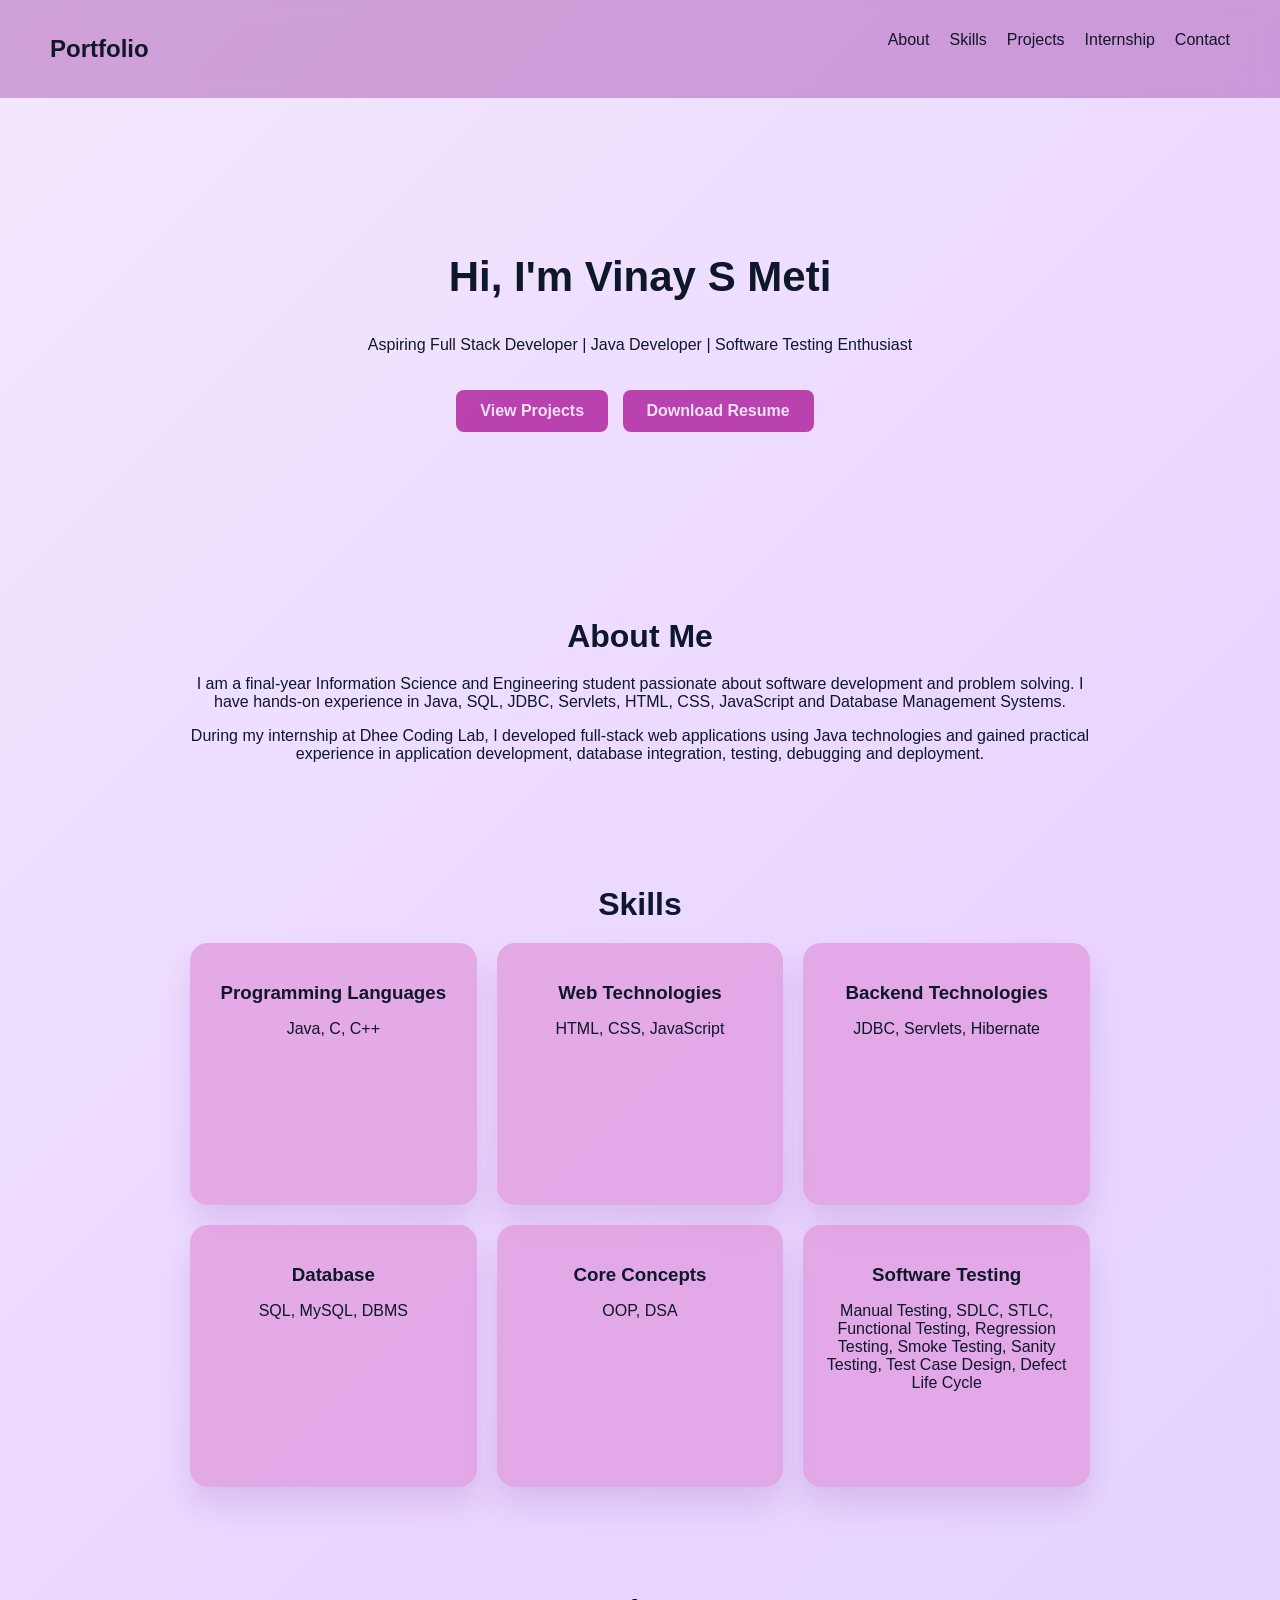
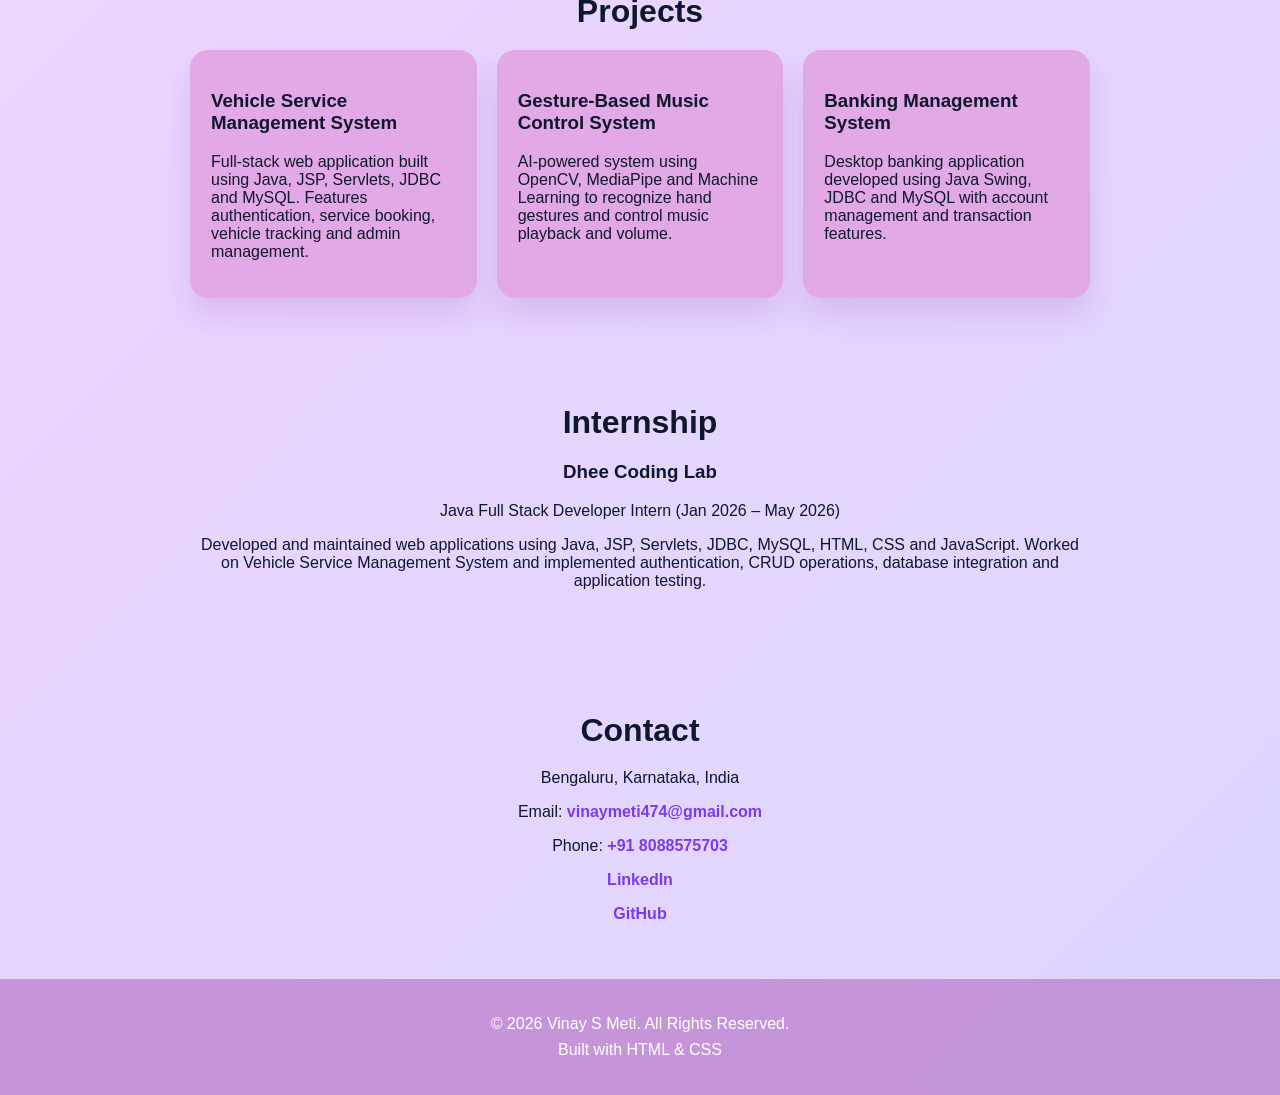
<file: index.html>
<!DOCTYPE html>
<html lang="en">
<head>
    <meta charset="UTF-8">
    <meta name="viewport" content="width=device-width, initial-scale=1.0">
    <title>Vinay S Meti | Portfolio</title>
    <link rel="stylesheet" href="style.css">
</head>
<body>

    <!-- NAVBAR -->
    <nav>
        <h2>Portfolio</h2>
        <ul>
            <li><a href="#about">About</a></li>
            <li><a href="#skills">Skills</a></li>
            <li><a href="#projects">Projects</a></li>
            <li><a href="#internship">Internship</a></li>
            <li><a href="#contact">Contact</a></li>
        </ul>
    </nav>

    <!-- HERO SECTION -->
    <section class="hero">
        <h1>Hi, I'm Vinay S Meti</h1>

      <p>
    Aspiring Full Stack Developer |
    Java Developer |
    Software Testing Enthusiast
</p>
        <a href="#projects" class="btn">
            View Projects
        </a>

        <a href="Resume.pdf" class="btn" download>
            Download Resume
        </a>
    </section>

    <!-- ABOUT -->
    <section id="about">
        <h2>About Me</h2>

        <p>
            I am a final-year Information Science and Engineering student
            passionate about software development and problem solving.
            I have hands-on experience in Java, SQL, JDBC, Servlets,
            HTML, CSS, JavaScript and Database Management Systems.
        </p>

        <p>
            During my internship at Dhee Coding Lab, I developed full-stack
            web applications using Java technologies and gained practical
            experience in application development, database integration,
            testing, debugging and deployment.
        </p>
    </section>

    <!-- SKILLS -->
  
<section id="skills">
    <h2>Skills</h2>

    <div class="projects-container">

        <div class="card">
            <h3>Programming Languages</h3>
            <p>Java, C, C++</p>
        </div>

        <div class="card">
            <h3>Web Technologies</h3>
            <p>HTML, CSS, JavaScript</p>
        </div>

        <div class="card">
            <h3>Backend Technologies</h3>
            <p>JDBC, Servlets, Hibernate</p>
        </div>

        <div class="card">
            <h3>Database</h3>
            <p>SQL, MySQL, DBMS</p>
        </div>

        <div class="card">
            <h3>Core Concepts</h3>
            <p>OOP, DSA</p>
        </div>

        <div class="card">
            <h3>Software Testing</h3>
            <p>
                Manual Testing, SDLC, STLC,
                Functional Testing,
                Regression Testing,
                Smoke Testing,
                Sanity Testing,
                Test Case Design,
                Defect Life Cycle
            </p>
        </div>

    </div>
</section>

    <!-- PROJECTS -->
    <section id="projects">
        <h2>Projects</h2>

        <div class="projects-container">

            <div class="card">
                <h3>Vehicle Service Management System</h3>

                <p>
                    Full-stack web application built using Java, JSP,
                    Servlets, JDBC and MySQL. Features authentication,
                    service booking, vehicle tracking and admin management.
                </p>

               
            </div>

            <div class="card">
                <h3>Gesture-Based Music Control System</h3>

                <p>
                    AI-powered system using OpenCV, MediaPipe and
                    Machine Learning to recognize hand gestures
                    and control music playback and volume.
                </p>

               
            </div>

            <div class="card">
                <h3>Banking Management System</h3>

                <p>
                    Desktop banking application developed using
                    Java Swing, JDBC and MySQL with account
                    management and transaction features.
                </p>

                
            </div>

        </div>
    </section>

    <!-- INTERNSHIP -->
    <section id="internship">
        <h2>Internship</h2>

        <h3>Dhee Coding Lab</h3>

        <p>
            Java Full Stack Developer Intern
            (Jan 2026 – May 2026)
        </p>

        <p>
            Developed and maintained web applications using Java,
            JSP, Servlets, JDBC, MySQL, HTML, CSS and JavaScript.
            Worked on Vehicle Service Management System and
            implemented authentication, CRUD operations,
            database integration and application testing.
        </p>
    </section>

    <!-- CONTACT -->
    <section id="contact">
        <h2>Contact</h2>

        <p>Bengaluru, Karnataka, India</p>

        <p>
            Email:
            <a href="mailto:vinaymeti474@gmail.com">
                vinaymeti474@gmail.com
            </a>
        </p>

        <p>
            Phone:
            <a href="tel:+918088575703">
                +91 8088575703
            </a>
        </p>

        <p>
            <a href="https://www.linkedin.com/in/YOUR-LINKEDIN-ID"
               target="_blank">
                LinkedIn
            </a>
        </p>

        <p>
            <a href="https://github.com/YOUR-GITHUB-ID"
               target="_blank">
                GitHub
            </a>
        </p>
    </section>

    <!-- FOOTER -->
    <footer class="footer">
        <p>© 2026 Vinay S Meti. All Rights Reserved.</p>
        <p>Built with HTML & CSS</p>
    </footer>

</body>
</html>
</file>
<file: style.css>
body {
    font-family: Arial, sans-serif;
    margin: 0;
    background: linear-gradient(
        135deg,
        #f3e8ff,
        #e9d5ff,
        #ddd6fe
    );
    color:#0f172a;
}

html {
    scroll-behavior: smooth;
}

/* Navbar */
nav {
    display: flex;
    justify-content: space-between;
    padding: 15px 50px;
    background: #85098750;

    position: sticky;
    top: 0;
    z-index: 1000;
    backdrop-filter: blur(10px);
}

nav ul {
    display: flex;
    list-style: none;
    gap: 20px;
}

nav a {
    color: #0f172a;
    text-decoration: none;
    font-weight: 350;
}

/* Center all sections */
section {
    padding: 40px 20px;
    text-align: center;
    max-width: 900px;
    margin: auto;
}
section h2 {
    font-size: 32px;
    margin-bottom: 20px;
}

/* Hero */
.hero {
    text-align: center;
    padding: 120px 20px;
}
.hero p {
    font-weight: 520;
}
.hero h1 {
    font-size: 42px;
}

.btn {
    display: inline-block;
    padding: 12px 24px;
    background: #b83baaf3;
    color: #f3e1fa;
    margin-top: 20px;
    margin-right: 10px;
    text-decoration: none;
    border-radius: 8px;
    font-weight: 600;
    transition: 0.3s;
}

.btn:hover {
    transform: translateY(-3px);
    box-shadow: 0 10px 20px rgba(0,0,0,0.15);
}

/* Skills */
.skills {
    display: flex;
    flex-direction: column;
    gap: 16px;
    max-width: 900px;
    margin: 0 auto;
    padding: 0 10px;
}

.skills-row {
    display: flex;
    justify-content: space-between;
    align-items: center;
    gap: 16px;
    flex-wrap: wrap;
}

.skills-row-bottom {
    width: 86%;
    margin: 0 auto;
}

.skills span {
    background: hsla(304, 56%, 73%, 0.692);
    color: #0f172a;
    padding: 16px 20px;
    min-height: 50px;
    display: inline-flex;
    align-items: center;
    justify-content: center;
    border-radius: 14px;
    font-weight: 600;
    box-shadow: 0 10px 20px rgba(0, 0, 0, 0.08);
    flex: 1 1 0;
    text-align: center;
}
.skills span:hover {
    transform: translateY(-4px);
    transition: 0.3s;
}
/* Projects Grid */
.projects-container {
    display: grid;
    grid-template-columns: repeat(3, minmax(0, 1fr));
    gap: 20px;
    align-items: stretch;
}

/* Card */
.card {
    background:hsla(304, 56%, 73%, 0.692);
    padding: 20px;
    border-radius: 18px;
    text-align: left;
    min-height: 180px;
    border: 1px solid transparent;
    box-shadow: 0 18px 30px rgba(128, 43, 164, 0.15);
    transition: transform 0.25s ease, background 0.25s ease, box-shadow 0.25s ease, border-color 0.25s ease;
}

.card:hover {
    background: hsl(306, 64%, 66%);
    transform: translateY(-6px);
    box-shadow: 0 24px 45px rgba(124, 58, 237, 0.2);
    border-color: #c875f1;
}
#skills .card {
    text-align: center;
    min-height: 220px;
}

#skills .card h3 {
    margin-bottom: 15px;
}

/* Responsive (important) */
@media (max-width: 900px) {
    .projects-container {
        grid-template-columns: 1fr;
    }
}

#contact a {
    text-decoration: none;
    color: #7c3aed;
    font-weight: 600;
}

#contact a:hover {
    text-decoration: underline;
}

/* Footer */
.footer {
    padding: 28px 20px;
    text-align: center;
    background: #85098750;
    color: #ffffff;
}

.footer p {
    margin: 8px 0;
}

.footer a {
    color: #ffffff;
    text-decoration: none;
    font-weight: 600;
}

.footer a:hover {
    text-decoration: underline;
}
@media (max-width: 768px) {

    nav {
        flex-direction: column;
        align-items: center;
    }

    nav ul {
        margin-top: 10px;
        flex-wrap: wrap;
        justify-content: center;
    }

    .hero h1 {
        font-size: 32px;
    }
}
</file>
